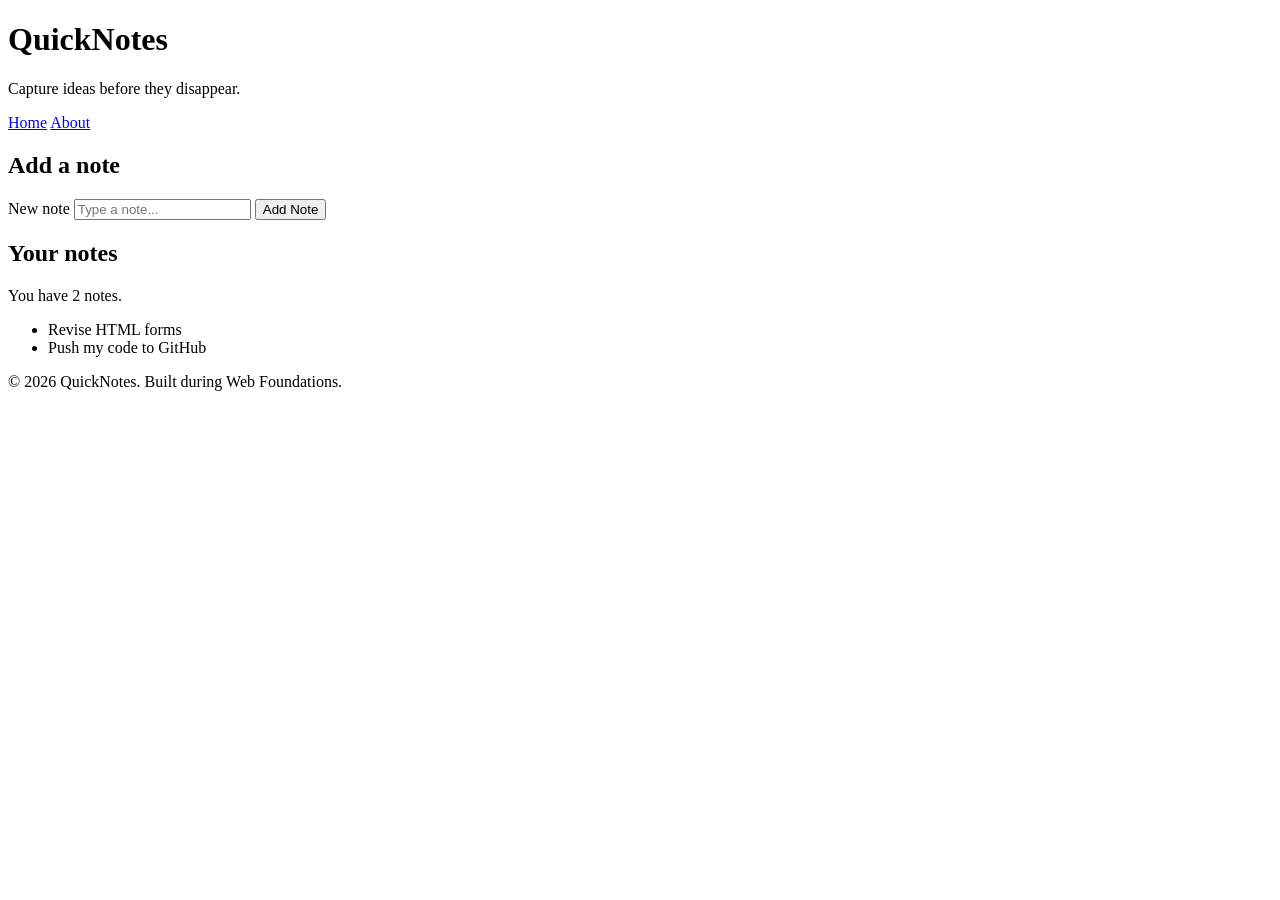
<file: day1/index.html>
<!DOCTYPE html>
<html lang="en">
<head>
    <meta charset="UTF-8">
    <meta name="viewport" content="width=device-width, initial-scale=1.0">
    <title>QuickNotes - Home</title>
    </head>
<body>
    <header>
        <h1>QuickNotes</h1>
        <p>Capture ideas before they disappear.</p>
        <nav>
         <a href="index.html">Home</a>
         <a href="about.html">About</a>
    </nav>
    </header>

    <main>
    <section>
      <h2>Add a note</h2>
      <form id="note-form">
        <label for="note-input">New note</label>
        <input type="text" id="note-input" placeholder="Type a note..." />
        <button type="submit">Add Note</button>
      </form>
    </section>

    <section>
      <h2>Your notes</h2>
      <p id="note-count">You have 2 notes.</p>
      <ul id="notes-list">
        <li>Revise HTML forms</li>
        <li>Push my code to GitHub</li>
      </ul>
    </section>
  </main>

  <footer>
    <p>&copy; 2026 QuickNotes. Built during Web Foundations.</p>
  </footer>
    
</body>
</html>
</file>
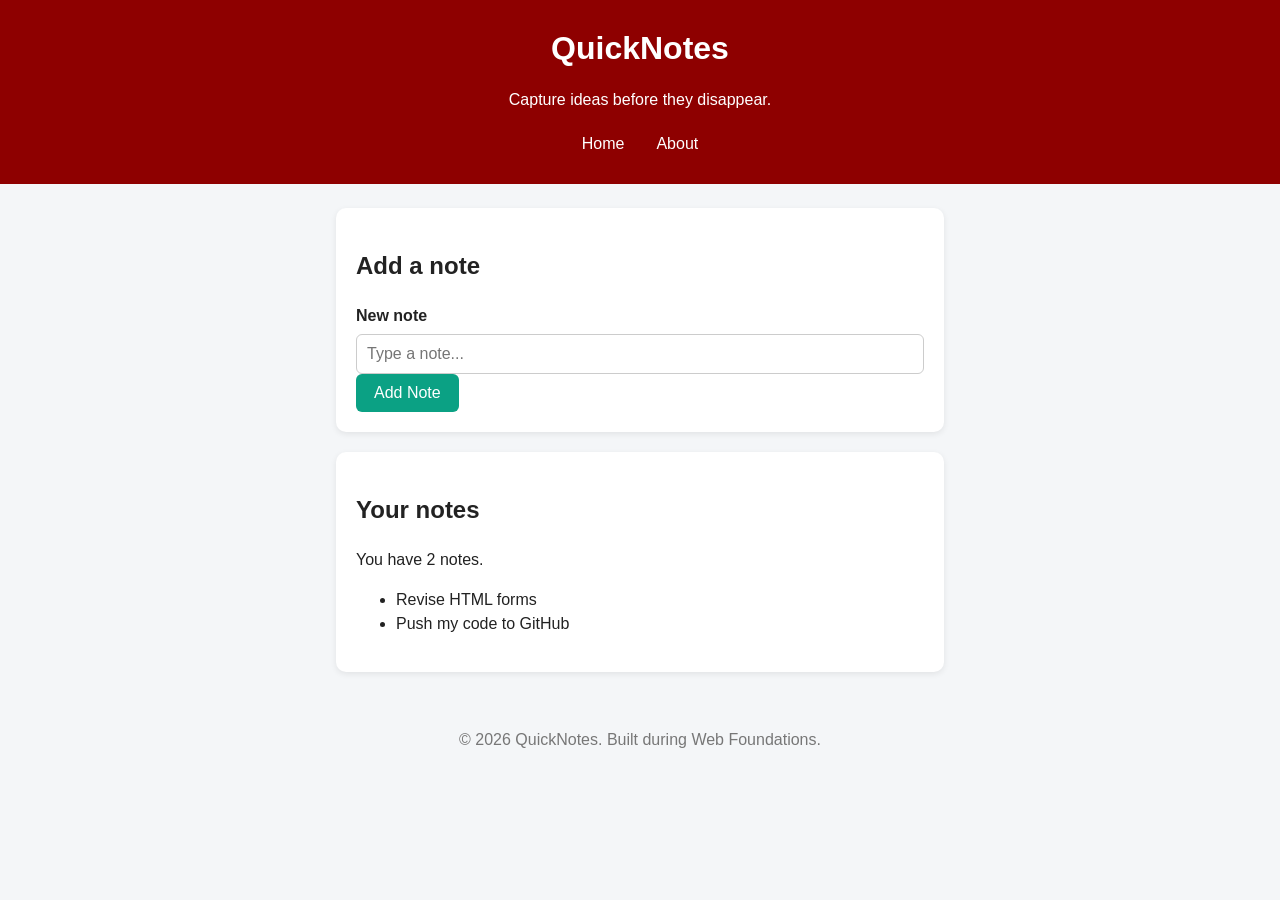
<file: day2/index.html>
<!DOCTYPE html>
<html lang="en">
<head>
  <meta charset="UTF-8">
  <meta name="viewport" content="width=device-width, initial-scale=1.0">
  <title>QuickNotes - Home</title>
  <link rel="stylesheet" href="style.css">
</head>
<body>

  <header>
    <h1>QuickNotes</h1>
    <p>Capture ideas before they disappear.</p>
    <nav>
      <a href="index.html">Home</a>
      <a href="about.html">About</a>
    </nav>
  </header>

  <main>
    <section>
      <h2>Add a note</h2>
      <form id="note-form">
        <label for="note-input">New note</label>
        <input type="text" id="note-input" placeholder="Type a note..." />
        <button type="submit">Add Note</button>
      </form>
    </section>

    <section>
      <h2>Your notes</h2>
      <p id="note-count">You have 2 notes.</p>
      <ul id="notes-list">
        <li>Revise HTML forms</li>
        <li>Push my code to GitHub</li>
      </ul>
    </section>
  </main>

  <footer>
    <p>&copy; 2026 QuickNotes. Built during Web Foundations.</p>
  </footer>

</body>
</html>
</file>
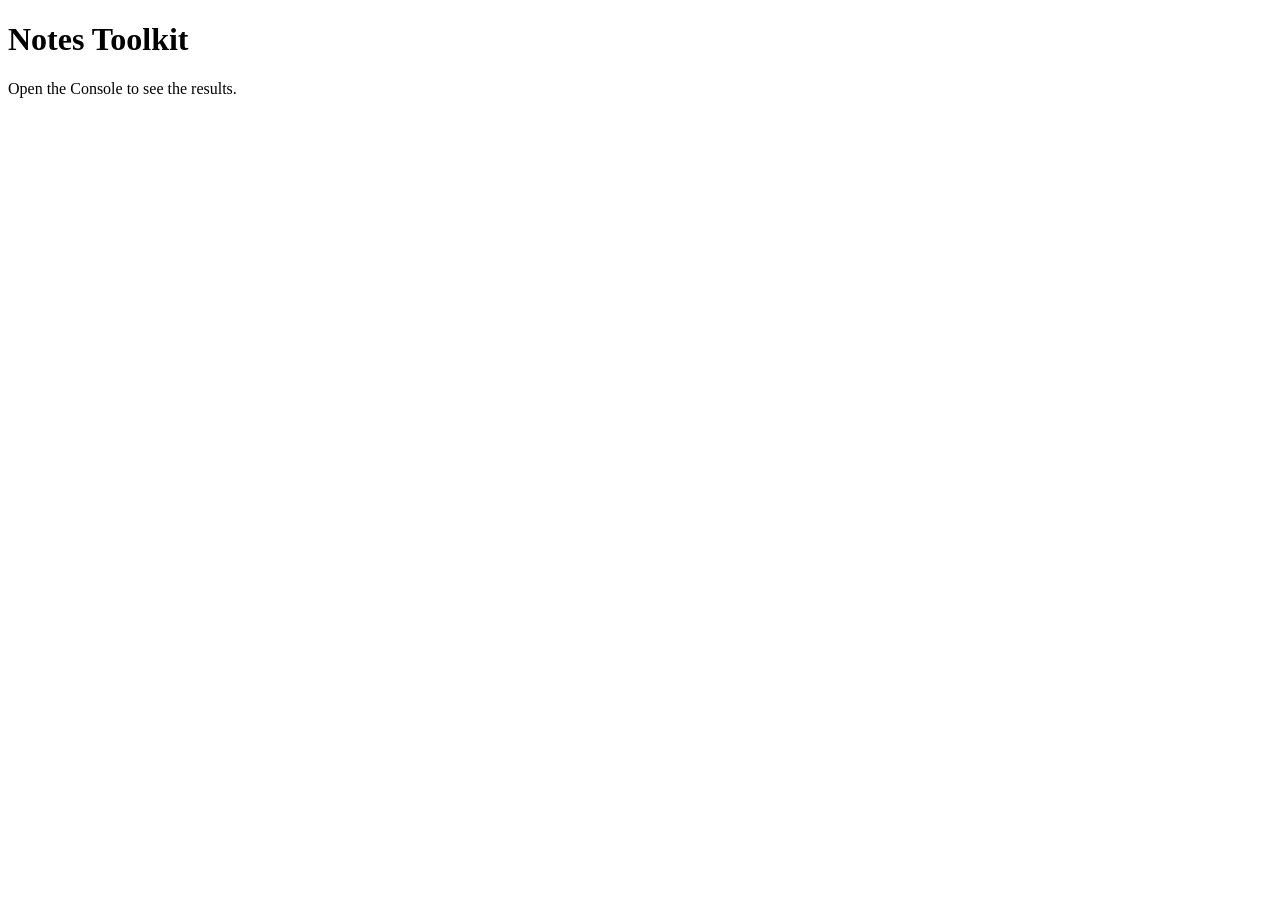
<file: day3/index.html>
<!DOCTYPE html>
<html lang="en">
<head>
  <meta charset="UTF-8">
  <meta name="viewport" content="width=device-width, initial-scale=1.0">
  <title>Notes Toolkit</title>
  <script src="script.js" defer></script>
</head>
<body>
  <main>
    <h1>Notes Toolkit</h1>
    <p>Open the Console to see the results.</p>
  </main>
</body>
</html>
</file>
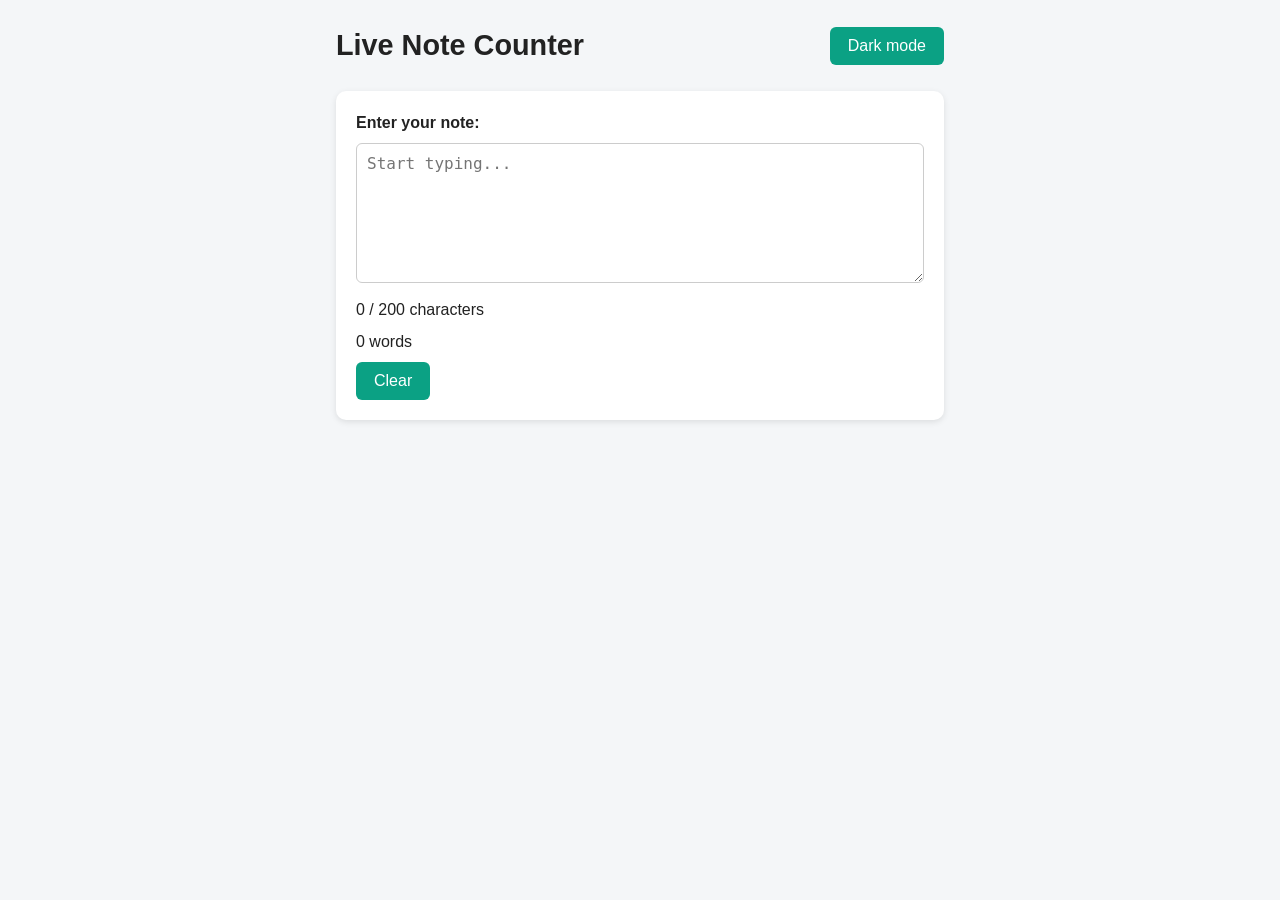
<file: day4/index.html>
<!DOCTYPE html>
<html lang="en">
<head>
  <meta charset="UTF-8">
  <meta name="viewport" content="width=device-width, initial-scale=1.0">
  <title>Live Character Counter & Dark Mode</title>
  <link rel="stylesheet" href="style.css">
  <script src="script.js" defer></script>
</head>
<body>
  <header>
    <h1>Live Note Counter</h1>
    <button id="theme-toggle" type="button">Dark mode</button>
  </header>

  <main>
    <section>
      <form onSubmit="return false;">
        <div>
          <label for="note-text">Enter your note:</label>
          <textarea id="note-text" placeholder="Start typing..."></textarea>
        </div>

        <div>
          <p id="char-count">0 / 200 characters</p>
          <p id="word-count">0 words</p>
        </div>

        <div>
          <button id="clear-btn" type="button">Clear</button>
        </div>
      </form>
    </section>
  </main>
</body>
</html>
</file>
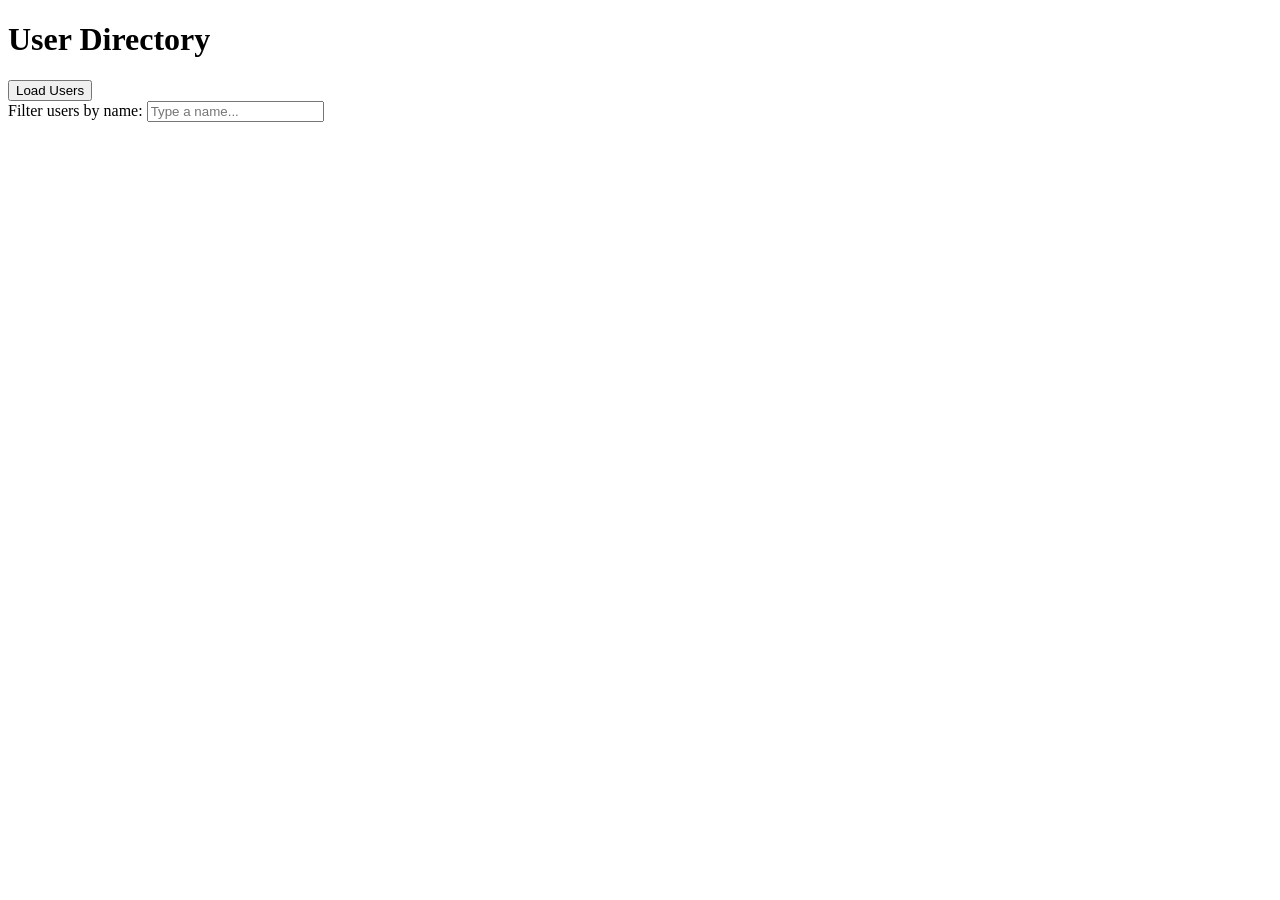
<file: day5/index.html>
<!DOCTYPE html>
<html lang="en">
<head>
  <meta charset="UTF-8">
  <meta name="viewport" content="width=device-width, initial-scale=1.0">
  <title>User Directory</title>
  <script src="users.js" defer></script>
</head>
<body>
  <header>
    <h1>User Directory</h1>
  </header>

  <main>
    <section>
      <div>
        <button id="load-users" type="button">Load Users</button>
      </div>
      
      <div>
        <label for="filter-input">Filter users by name:</label>
        <input type="text" id="filter-input" placeholder="Type a name...">
      </div>

      <p id="status"></p>

      <ul id="users-list"></ul>
    </section>
  </main>
</body>
</html>
</file>
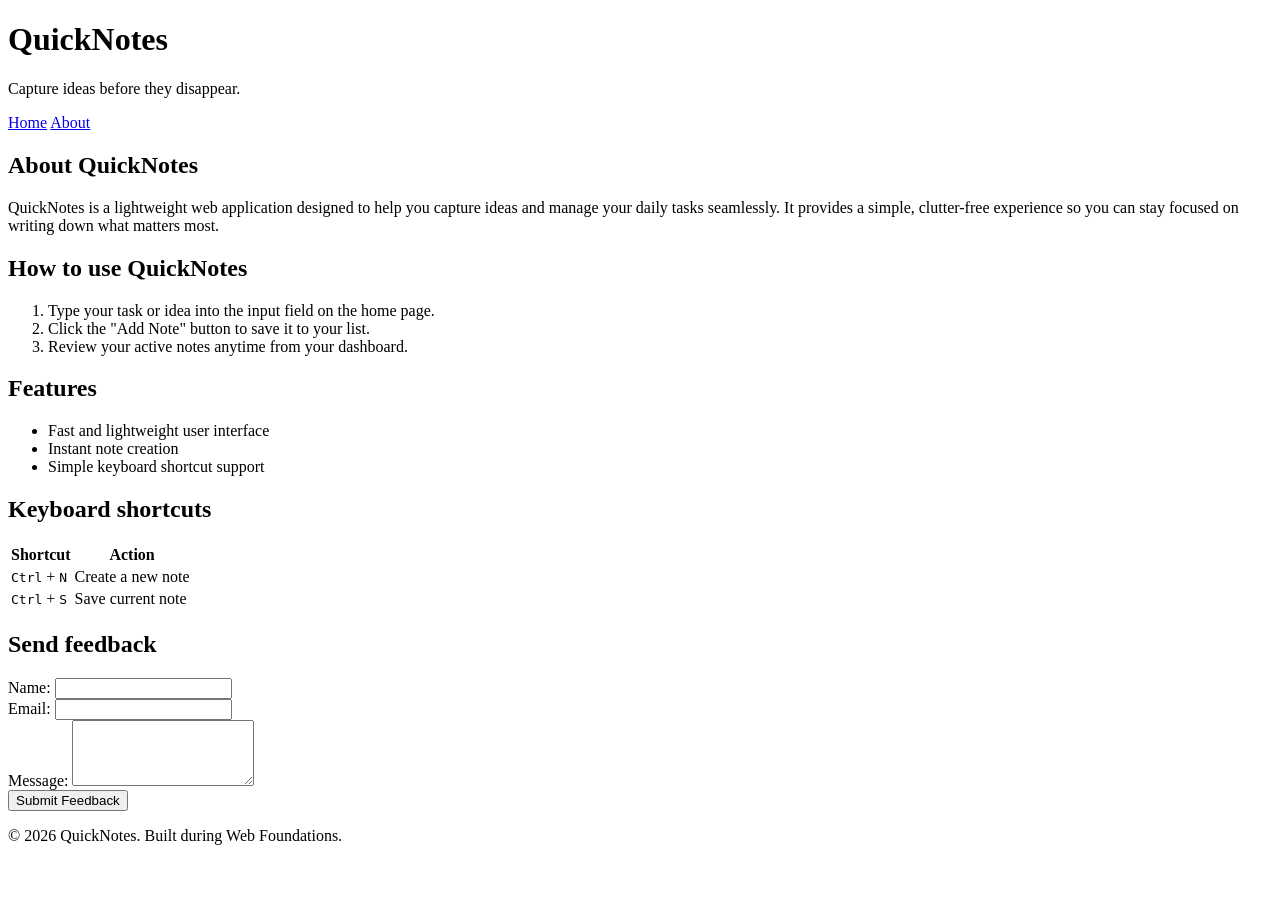
<file: day1/about.html>
<!DOCTYPE html>
<html lang="en">
<head>
    <meta charset="UTF-8">
    <meta name="viewport" content="width=device-width, initial-scale=1.0">
    <title>About - QuickNotes</title>
</head>
<body>
    <header>
    <h1>QuickNotes</h1>
    <p>Capture ideas before they disappear.</p>
    <nav>
      <a href="index.html">Home</a>
      <a href="about.html">About</a>
    </nav>
  </header>

  <main>
    <!-- Heading and Two-sentence Introduction -->
    <h2>About QuickNotes</h2>
    <p>QuickNotes is a lightweight web application designed to help you capture ideas and manage your daily tasks seamlessly. It provides a simple, clutter-free experience so you can stay focused on writing down what matters most.</p>

    <section>
      <h2>How to use QuickNotes</h2>
      <ol>
        <li>Type your task or idea into the input field on the home page.</li>
        <li>Click the "Add Note" button to save it to your list.</li>
        <li>Review your active notes anytime from your dashboard.</li>
      </ol>
    </section>

    <!-- Features Section -->
    <section>
      <h2>Features</h2>
      <ul>
        <li>Fast and lightweight user interface</li>
        <li>Instant note creation</li>
        <li>Simple keyboard shortcut support</li>
      </ul>
    </section>

    <!-- Keyboard Shortcuts Section -->
    <section>
      <h2>Keyboard shortcuts</h2>
      <table>
        <thead>
          <tr>
            <th>Shortcut</th>
            <th>Action</th>
          </tr>
        </thead>
        <tbody>
          <tr>
            <td><kbd>Ctrl</kbd> + <kbd>N</kbd></td>
            <td>Create a new note</td>
          </tr>
          <tr>
            <td><kbd>Ctrl</kbd> + <kbd>S</kbd></td>
            <td>Save current note</td>
          </tr>
        </tbody>
      </table>
    </section>

    <!-- Send Feedback Section -->
    <section>
      <h2>Send feedback</h2>
      <form action="#" method="post">
        <div>
          <label for="feedback-name">Name:</label>
          <input type="text" id="feedback-name" name="feedback-name" required>
        </div>

        <div>
          <label for="feedback-email">Email:</label>
          <input type="email" id="feedback-email" name="feedback-email" required>
        </div>

        <div>
          <label for="feedback-message">Message:</label>
          <textarea id="feedback-message" name="feedback-message" rows="4" required></textarea>
        </div>

        <button type="submit">Submit Feedback</button>
      </form>
    </section>
  </main>

  <footer>
    <p>&copy; 2026 QuickNotes. Built during Web Foundations.</p>
  </footer>
</body>
</html>
</file>
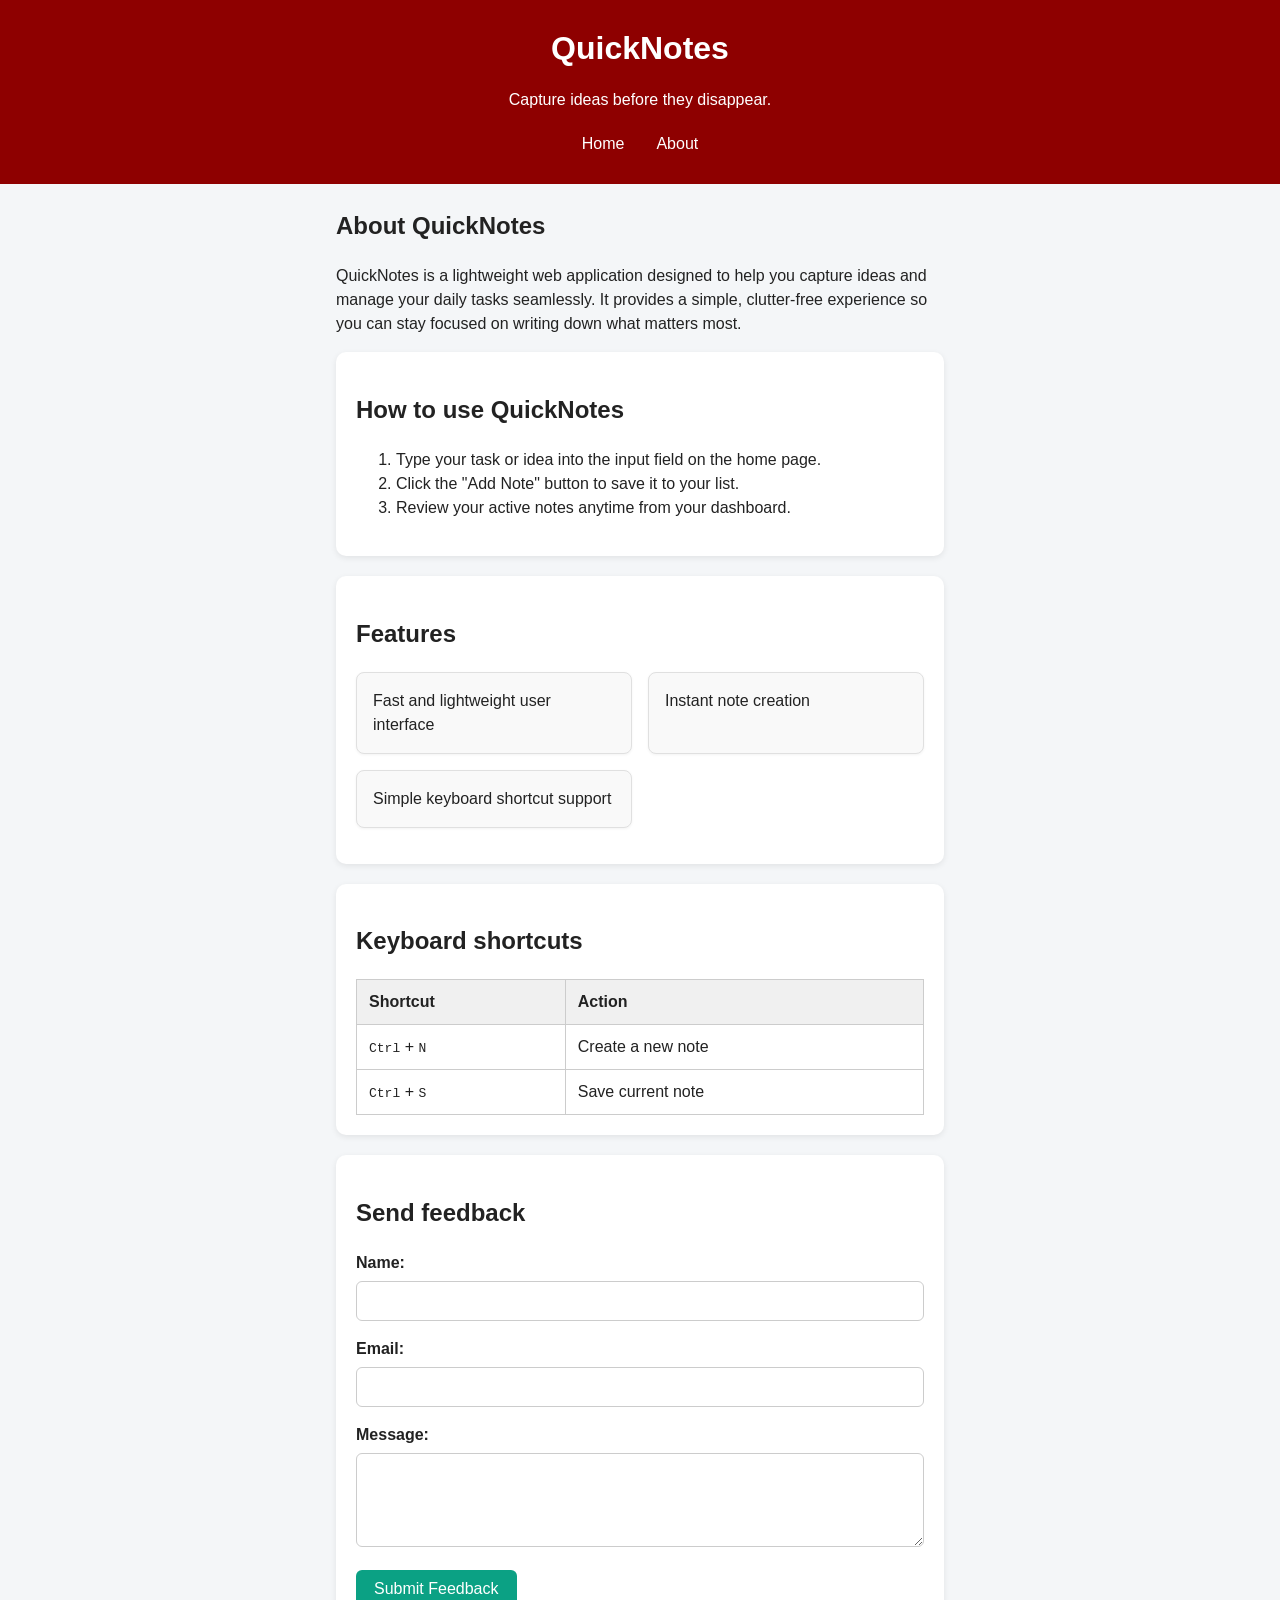
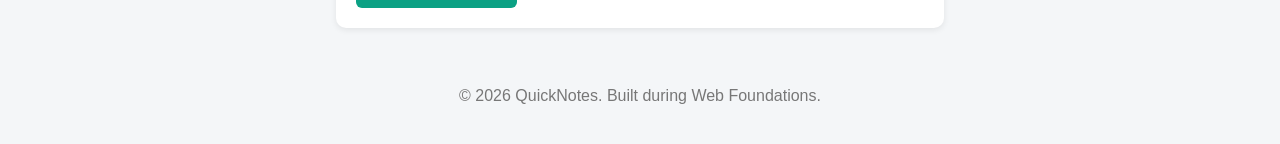
<file: day2/about.html>
<!DOCTYPE html>
<html lang="en">
<head>
  <meta charset="UTF-8">
  <meta name="viewport" content="width=device-width, initial-scale=1.0">
  <title>About - QuickNotes</title>
  <link rel="stylesheet" href="style.css">
</head>
<body>

  <header>
    <h1>QuickNotes</h1>
    <p>Capture ideas before they disappear.</p>
    <nav>
      <a href="index.html">Home</a>
      <a href="about.html">About</a>
    </nav>
  </header>

  <main>
    <h2>About QuickNotes</h2>
    <p>QuickNotes is a lightweight web application designed to help you capture ideas and manage your daily tasks seamlessly. It provides a simple, clutter-free experience so you can stay focused on writing down what matters most.</p>

    <section>
      <h2>How to use QuickNotes</h2>
      <ol>
        <li>Type your task or idea into the input field on the home page.</li>
        <li>Click the "Add Note" button to save it to your list.</li>
        <li>Review your active notes anytime from your dashboard.</li>
      </ol>
    </section>

    <section>
      <h2>Features</h2>
      <!-- Added class="features" as required -->
      <ul class="features">
        <li>Fast and lightweight user interface</li>
        <li>Instant note creation</li>
        <li>Simple keyboard shortcut support</li>
      </ul>
    </section>

    <section>
      <h2>Keyboard shortcuts</h2>
      <table>
        <thead>
          <tr>
            <th>Shortcut</th>
            <th>Action</th>
          </tr>
        </thead>
        <tbody>
          <tr>
            <td><kbd>Ctrl</kbd> + <kbd>N</kbd></td>
            <td>Create a new note</td>
          </tr>
          <tr>
            <td><kbd>Ctrl</kbd> + <kbd>S</kbd></td>
            <td>Save current note</td>
          </tr>
        </tbody>
      </table>
    </section>

    <section>
      <h2>Send feedback</h2>
      <form action="#" method="post">
        <div>
          <label for="feedback-name">Name:</label>
          <input type="text" id="feedback-name" name="feedback-name" required>
        </div>

        <div>
          <label for="feedback-email">Email:</label>
          <input type="email" id="feedback-email" name="feedback-email" required>
        </div>

        <div>
          <label for="feedback-message">Message:</label>
          <textarea id="feedback-message" name="feedback-message" rows="4" required></textarea>
        </div>

        <button type="submit">Submit Feedback</button>
      </form>
    </section>
  </main>

  <footer>
    <p>&copy; 2026 QuickNotes. Built during Web Foundations.</p>
  </footer>

</body>
</html>
</file>
<file: day2/style.css>
/* 1. Reset & Base Styles */
*,
*::before,
*::after {
  box-sizing: border-box;
}

body {
  margin: 0;
  font-family: "Segoe UI", Arial, sans-serif;
  background-color: #f4f6f8;
  color: #222;
  line-height: 1.5;
}

/* 2. Header & Navigation */
header {
  background-color: #8e0000;
  color: white;
  text-align: center;
  padding: 24px 16px;
}

header h1 {
  margin: 0 0 8px 0;
}

nav {
  display: flex;
  justify-content: center;
  gap: 16px;
  margin-top: 12px;
}

nav a {
  color: white;
  text-decoration: none;
  font-weight: 500;
  padding: 4px 8px;
  border-radius: 4px;
  transition: background-color 0.2s ease;
}

nav a:hover {
  background-color: rgba(255, 255, 255, 0.2);
}

/* 3. Centred Main Content & Section Cards */
main {
  max-width: 640px;
  margin: 24px auto;
  padding: 0 16px;
}

section {
  background: white;
  padding: 20px;
  border-radius: 10px;
  margin-bottom: 20px;
  box-shadow: 0 2px 6px rgba(0, 0, 0, 0.08);
}

/* 4. Features Grid */
ul.features {
  display: grid;
  grid-template-columns: repeat(auto-fit, minmax(180px, 1fr));
  gap: 16px;
  padding: 0;
  list-style: none;
}

ul.features li {
  background-color: #f9f9f9;
  border: 1px solid #e0e0e0;
  border-radius: 8px;
  padding: 16px;
  box-shadow: 0 1px 3px rgba(0, 0, 0, 0.05);
}

/* 5. Shortcuts Table Styles */
table {
  width: 100%;
  border-collapse: collapse;
  margin-top: 10px;
}

th,
td {
  border: 1px solid #ccc;
  padding: 10px 12px;
  text-align: left;
}

th {
  background-color: #f0f0f0;
}

/* 6. Form Fields (Stacked Vertically & Full Width) */
form div {
  margin-bottom: 16px;
}

form label {
  display: block;
  margin-bottom: 6px;
  font-weight: bold;
}

form input[type="text"],
form input[type="email"],
form textarea {
  width: 100%;
  padding: 10px;
  border: 1px solid #ccc;
  border-radius: 6px;
  font-size: 1rem;
}

/* Buttons with Hover Transition */
button {
  background-color: #0ba184;
  color: white;
  border: none;
  padding: 10px 18px;
  border-radius: 6px;
  font-size: 1rem;
  cursor: pointer;
  transition: background-color 0.2s ease;
}

button:hover {
  background-color: #088a70;
}

/* 7. Footer */
footer {
  text-align: center;
  color: #777;
  padding: 16px;
}

/* 8. Media Query for Small Screens */
@media (max-width: 600px) {
  header {
    padding: 16px 12px;
  }

  header h1 {
    font-size: 1.5rem;
  }
}
</file>
<file: day4/style.css>
/* CSS Variables defined on :root for light mode */
:root {
  --bg-color: #f4f6f8;
  --card-bg: #ffffff;
  --text-color: #222222;
  --border-color: #cccccc;
  --primary-btn: #0ba184;
  --primary-btn-hover: #088a70;
  --warning-color: orange;
  --over-color: red;
}

/* Redefine CSS variables on body.dark for dark mode */
body.dark {
  --bg-color: #121212;
  --card-bg: #1e1e1e;
  --text-color: #e0e0e0;
  --border-color: #444444;
  --primary-btn: #12b897;
  --primary-btn-hover: #0ea284;
  --warning-color: #ffa500;
  --over-color: #ff4d4d;
}

*,
*::before,
*::after {
  box-sizing: border-box;
}

body {
  margin: 0;
  font-family: "Segoe UI", Arial, sans-serif;
  background-color: var(--bg-color);
  color: var(--text-color);
  line-height: 1.5;
  transition: background-color 0.3s ease, color 0.3s ease;
}

header {
  display: flex;
  justify-content: space-between;
  align-items: center;
  max-width: 640px;
  margin: 0 auto;
  padding: 24px 16px 8px 16px;
}

header h1 {
  margin: 0;
  font-size: 1.8rem;
}

main {
  max-width: 640px;
  margin: 16px auto;
  padding: 0 16px;
}

section {
  background: var(--card-bg);
  padding: 20px;
  border-radius: 10px;
  box-shadow: 0 2px 6px rgba(0, 0, 0, 0.1);
  transition: background-color 0.3s ease;
}

label {
  display: block;
  margin-bottom: 8px;
  font-weight: bold;
}

textarea {
  width: 100%;
  height: 140px;
  padding: 10px;
  border: 1px solid var(--border-color);
  border-radius: 6px;
  font-size: 1rem;
  background-color: var(--card-bg);
  color: var(--text-color);
  resize: vertical;
}

p {
  margin: 8px 0;
}

/* Character Counter Classes */
.warning {
  color: var(--warning-color);
}

.over {
  color: var(--over-color);
  font-weight: bold;
}

button {
  background-color: var(--primary-btn);
  color: #ffffff;
  border: none;
  padding: 10px 18px;
  border-radius: 6px;
  font-size: 1rem;
  cursor: pointer;
  transition: background-color 0.2s ease;
}

button:hover {
  background-color: var(--primary-btn-hover);
}
</file>
